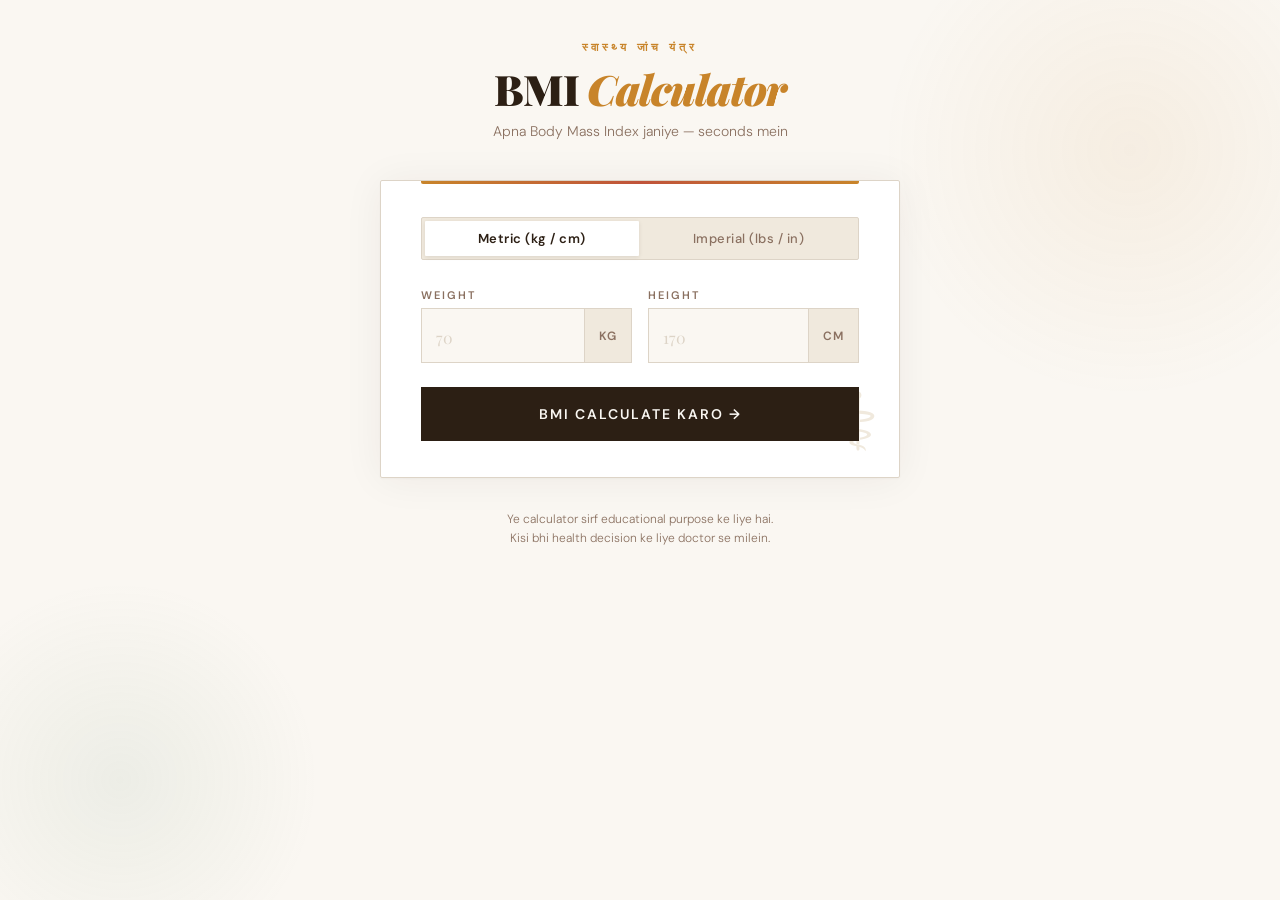
<file: bmi_calculator/templates/index.html>
<!DOCTYPE html>
<html lang="hi">
<head>
<meta charset="UTF-8">
<meta name="viewport" content="width=device-width, initial-scale=1.0">
<title>BMI Calculator — स्वास्थ्य जांच</title>
<link rel="preconnect" href="https://fonts.googleapis.com">
<link href="https://fonts.googleapis.com/css2?family=Playfair+Display:wght@400;700;900&family=DM+Sans:wght@300;400;500;600&display=swap" rel="stylesheet">
<style>
  :root {
    --cream: #faf7f2;
    --warm: #f0e9dd;
    --bark: #2c1f14;
    --brown: #5c3d2e;
    --amber: #c8842a;
    --sage: #7a9e7e;
    --rust: #c0533a;
    --sky: #5b8fa8;
    --text: #1a1208;
    --muted: #8a7060;
    --border: #ddd4c7;
  }

  * { margin: 0; padding: 0; box-sizing: border-box; }

  body {
    background: var(--cream);
    color: var(--text);
    font-family: 'DM Sans', sans-serif;
    min-height: 100vh;
    display: flex;
    align-items: flex-start;
    justify-content: center;
    padding: 40px 16px 60px;
    position: relative;
    overflow-x: hidden;
  }

  /* Decorative background */
  body::before {
    content: '';
    position: fixed;
    top: -100px; right: -100px;
    width: 500px; height: 500px;
    background: radial-gradient(circle, rgba(200,132,42,0.08) 0%, transparent 70%);
    pointer-events: none;
  }

  body::after {
    content: '';
    position: fixed;
    bottom: -80px; left: -80px;
    width: 400px; height: 400px;
    background: radial-gradient(circle, rgba(122,158,126,0.1) 0%, transparent 70%);
    pointer-events: none;
  }

  .page-wrap {
    width: 100%;
    max-width: 520px;
    animation: pageIn 0.6s ease;
  }

  @keyframes pageIn {
    from { opacity: 0; transform: translateY(20px); }
    to { opacity: 1; transform: translateY(0); }
  }

  /* Header */
  .header {
    text-align: center;
    margin-bottom: 40px;
  }

  .header-label {
    font-size: 11px;
    letter-spacing: 4px;
    text-transform: uppercase;
    color: var(--amber);
    font-weight: 600;
    margin-bottom: 12px;
  }

  .header h1 {
    font-family: 'Playfair Display', serif;
    font-size: 42px;
    font-weight: 900;
    line-height: 1.1;
    color: var(--bark);
    letter-spacing: -1px;
  }

  .header h1 span {
    color: var(--amber);
    font-style: italic;
  }

  .header-sub {
    margin-top: 10px;
    color: var(--muted);
    font-size: 14px;
    font-weight: 300;
  }

  /* Card */
  .card {
    background: white;
    border: 1px solid var(--border);
    border-radius: 2px;
    padding: 36px 40px;
    box-shadow: 0 2px 40px rgba(44,31,20,0.06), 0 1px 3px rgba(44,31,20,0.04);
    position: relative;
  }

  .card::before {
    content: '';
    position: absolute;
    top: 0; left: 40px; right: 40px;
    height: 3px;
    background: linear-gradient(90deg, var(--amber), var(--rust), var(--amber));
    border-radius: 0 0 2px 2px;
  }

  /* Unit Toggle */
  .unit-toggle {
    display: flex;
    background: var(--warm);
    border: 1px solid var(--border);
    border-radius: 2px;
    padding: 3px;
    margin-bottom: 28px;
    gap: 3px;
  }

  .unit-btn {
    flex: 1;
    padding: 9px;
    border: none;
    background: transparent;
    font-size: 13px;
    font-family: 'DM Sans', sans-serif;
    font-weight: 500;
    color: var(--muted);
    cursor: pointer;
    border-radius: 1px;
    transition: all 0.2s;
    letter-spacing: 0.5px;
  }

  .unit-btn.active {
    background: white;
    color: var(--bark);
    box-shadow: 0 1px 4px rgba(44,31,20,0.1);
    font-weight: 600;
  }

  /* Input fields */
  .fields {
    display: grid;
    grid-template-columns: 1fr 1fr;
    gap: 16px;
    margin-bottom: 24px;
  }

  .field {
    display: flex;
    flex-direction: column;
    gap: 6px;
  }

  .field label {
    font-size: 11px;
    letter-spacing: 2px;
    text-transform: uppercase;
    color: var(--muted);
    font-weight: 600;
  }

  .input-row {
    display: flex;
    align-items: stretch;
    border: 1.5px solid var(--border);
    background: var(--cream);
    transition: border-color 0.2s, box-shadow 0.2s;
  }

  .input-row:focus-within {
    border-color: var(--amber);
    box-shadow: 0 0 0 3px rgba(200,132,42,0.1);
    background: white;
  }

  .input-row input {
    flex: 1;
    background: transparent;
    border: none;
    padding: 13px 14px;
    font-size: 20px;
    font-family: 'Playfair Display', serif;
    font-weight: 700;
    color: var(--bark);
    outline: none;
    width: 0;
  }

  .input-row input::placeholder {
    color: var(--border);
    font-weight: 400;
    font-size: 16px;
  }

  .input-unit {
    padding: 0 14px;
    display: flex;
    align-items: center;
    font-size: 12px;
    font-weight: 600;
    color: var(--muted);
    letter-spacing: 1px;
    text-transform: uppercase;
    border-left: 1px solid var(--border);
    background: var(--warm);
    user-select: none;
  }

  /* Age field (optional) */
  .age-row {
    margin-bottom: 28px;
    display: flex;
    align-items: center;
    gap: 12px;
  }

  .age-row label {
    font-size: 11px;
    letter-spacing: 2px;
    text-transform: uppercase;
    color: var(--muted);
    font-weight: 600;
    flex-shrink: 0;
  }

  .age-input-wrap {
    display: flex;
    align-items: stretch;
    border: 1.5px solid var(--border);
    background: var(--cream);
    width: 120px;
    transition: border-color 0.2s, box-shadow 0.2s;
  }

  .age-input-wrap:focus-within {
    border-color: var(--amber);
    box-shadow: 0 0 0 3px rgba(200,132,42,0.1);
  }

  .age-input-wrap input {
    width: 70px;
    background: transparent;
    border: none;
    padding: 10px 14px;
    font-size: 16px;
    font-family: 'Playfair Display', serif;
    font-weight: 700;
    color: var(--bark);
    outline: none;
  }

  .age-input-wrap .input-unit { font-size: 11px; }

  /* Calculate button */
  .calc-btn {
    width: 100%;
    background: var(--bark);
    color: var(--cream);
    border: none;
    padding: 18px;
    font-size: 14px;
    font-family: 'DM Sans', sans-serif;
    font-weight: 600;
    letter-spacing: 2px;
    text-transform: uppercase;
    cursor: pointer;
    transition: all 0.25s;
    position: relative;
    overflow: hidden;
  }

  .calc-btn::after {
    content: '';
    position: absolute;
    inset: 0;
    background: var(--amber);
    transform: translateX(-100%);
    transition: transform 0.3s ease;
    z-index: 0;
  }

  .calc-btn:hover::after { transform: translateX(0); }
  .calc-btn span { position: relative; z-index: 1; }
  .calc-btn:hover { box-shadow: 0 4px 20px rgba(44,31,20,0.25); }
  .calc-btn:active { transform: scale(0.99); }

  /* Error */
  .error-msg {
    background: #fff5f5;
    border: 1px solid #fcc;
    border-left: 3px solid var(--rust);
    padding: 12px 16px;
    font-size: 13px;
    color: var(--rust);
    margin-top: 16px;
    display: none;
    animation: fadeIn 0.2s ease;
  }

  /* Result section */
  .result-card {
    margin-top: 28px;
    border: 1px solid var(--border);
    background: var(--cream);
    padding: 32px;
    display: none;
    animation: resultIn 0.4s ease;
  }

  @keyframes resultIn {
    from { opacity: 0; transform: translateY(10px); }
    to { opacity: 1; transform: translateY(0); }
  }

  @keyframes fadeIn {
    from { opacity: 0; } to { opacity: 1; }
  }

  /* BMI number display */
  .bmi-display {
    display: flex;
    align-items: baseline;
    gap: 10px;
    margin-bottom: 6px;
  }

  .bmi-number {
    font-family: 'Playfair Display', serif;
    font-size: 72px;
    font-weight: 900;
    line-height: 1;
    transition: color 0.4s;
  }

  .bmi-unit-label {
    font-size: 14px;
    color: var(--muted);
    font-weight: 500;
    padding-bottom: 12px;
  }

  .bmi-category {
    font-size: 20px;
    font-family: 'Playfair Display', serif;
    font-weight: 700;
    margin-bottom: 4px;
    transition: color 0.4s;
  }

  .bmi-advice {
    font-size: 13px;
    color: var(--muted);
    font-weight: 400;
    margin-bottom: 28px;
    line-height: 1.5;
  }

  /* BMI Scale gauge */
  .gauge-wrap {
    margin-bottom: 24px;
  }

  .gauge-label-row {
    display: flex;
    justify-content: space-between;
    font-size: 10px;
    font-weight: 600;
    letter-spacing: 1px;
    text-transform: uppercase;
    color: var(--muted);
    margin-bottom: 8px;
  }

  .gauge-track {
    height: 10px;
    border-radius: 5px;
    background: linear-gradient(90deg,
      #64b5f6 0%,
      #64b5f6 20%,
      #66bb6a 20%,
      #66bb6a 50%,
      #ffa726 50%,
      #ffa726 73%,
      #ef5350 73%,
      #ef5350 100%
    );
    position: relative;
    overflow: visible;
  }

  .gauge-thumb {
    position: absolute;
    top: 50%;
    transform: translate(-50%, -50%);
    width: 20px; height: 20px;
    border-radius: 50%;
    border: 3px solid white;
    box-shadow: 0 2px 8px rgba(0,0,0,0.2);
    transition: left 0.8s cubic-bezier(0.34, 1.56, 0.64, 1), background 0.4s;
    left: 0%;
  }

  .gauge-markers {
    display: flex;
    justify-content: space-between;
    position: relative;
    margin-top: 6px;
  }

  .gauge-mark {
    font-size: 10px;
    color: var(--muted);
    font-family: 'DM Sans', monospace;
  }

  /* Ideal weight info */
  .info-grid {
    display: grid;
    grid-template-columns: 1fr 1fr;
    gap: 12px;
  }

  .info-item {
    background: white;
    border: 1px solid var(--border);
    padding: 16px;
  }

  .info-item-label {
    font-size: 10px;
    letter-spacing: 2px;
    text-transform: uppercase;
    color: var(--muted);
    font-weight: 600;
    margin-bottom: 6px;
  }

  .info-item-value {
    font-family: 'Playfair Display', serif;
    font-size: 20px;
    font-weight: 700;
    color: var(--bark);
  }

  .info-item-value .val-unit {
    font-size: 12px;
    font-family: 'DM Sans', sans-serif;
    color: var(--muted);
    font-weight: 400;
  }

  /* Category legend */
  .legend {
    display: flex;
    gap: 0;
    margin-top: 24px;
    border: 1px solid var(--border);
    overflow: hidden;
  }

  .legend-item {
    flex: 1;
    padding: 10px 8px;
    text-align: center;
    font-size: 10px;
    font-weight: 600;
    letter-spacing: 0.5px;
    color: white;
    transition: all 0.3s;
    opacity: 0.5;
  }

  .legend-item.active-legend { opacity: 1; transform: scaleY(1.05); }

  .legend-item:nth-child(1) { background: #64b5f6; }
  .legend-item:nth-child(2) { background: #66bb6a; }
  .legend-item:nth-child(3) { background: #ffa726; }
  .legend-item:nth-child(4) { background: #ef5350; }

  /* Reset */
  .reset-btn {
    margin-top: 20px;
    width: 100%;
    background: transparent;
    border: 1px solid var(--border);
    padding: 12px;
    font-size: 12px;
    font-family: 'DM Sans', sans-serif;
    font-weight: 600;
    letter-spacing: 2px;
    text-transform: uppercase;
    color: var(--muted);
    cursor: pointer;
    transition: all 0.2s;
  }

  .reset-btn:hover {
    border-color: var(--bark);
    color: var(--bark);
    background: var(--warm);
  }

  /* Decorative corner */
  .corner-deco {
    position: absolute;
    bottom: 20px; right: 20px;
    font-family: 'Playfair Display', serif;
    font-size: 80px;
    color: var(--warm);
    line-height: 1;
    pointer-events: none;
    user-select: none;
  }

  /* Footer */
  .footer {
    text-align: center;
    margin-top: 32px;
    font-size: 12px;
    color: var(--muted);
    font-weight: 300;
    line-height: 1.6;
  }

  @media (max-width: 480px) {
    .header h1 { font-size: 32px; }
    .card { padding: 24px 20px; }
    .fields { grid-template-columns: 1fr; }
    .bmi-number { font-size: 56px; }
    .result-card { padding: 24px 20px; }
  }
</style>
</head>
<body>
<div class="page-wrap">

  <div class="header">
    <div class="header-label">स्वास्थ्य जांच यंत्र</div>
    <h1>BMI <span>Calculator</span></h1>
    <div class="header-sub">Apna Body Mass Index janiye — seconds mein</div>
  </div>

  <div class="card">
    <div class="corner-deco">⚕</div>

    <!-- Unit Toggle -->
    <div class="unit-toggle">
      <button class="unit-btn active" id="btn-metric" onclick="setUnit('metric')">Metric (kg / cm)</button>
      <button class="unit-btn" id="btn-imperial" onclick="setUnit('imperial')">Imperial (lbs / in)</button>
    </div>

    <!-- Inputs -->
    <div class="fields">
      <div class="field">
        <label>Weight</label>
        <div class="input-row">
          <input type="number" id="weight" placeholder="70" min="1" max="500" step="0.1">
          <span class="input-unit" id="weight-unit">kg</span>
        </div>
      </div>
      <div class="field">
        <label>Height</label>
        <div class="input-row">
          <input type="number" id="height" placeholder="170" min="50" max="300" step="0.1">
          <span class="input-unit" id="height-unit">cm</span>
        </div>
      </div>
    </div>

    <button class="calc-btn" onclick="calculate()">
      <span>BMI Calculate Karo →</span>
    </button>

    <div class="error-msg" id="error-msg"></div>

    <!-- Result -->
    <div class="result-card" id="result-card">
      <div class="bmi-display">
        <div class="bmi-number" id="bmi-number">--</div>
        <div class="bmi-unit-label">BMI</div>
      </div>
      <div class="bmi-category" id="bmi-category">—</div>
      <div class="bmi-advice" id="bmi-advice"></div>

      <!-- Gauge -->
      <div class="gauge-wrap">
        <div class="gauge-label-row">
          <span>10</span>
          <span>BMI Scale</span>
          <span>40+</span>
        </div>
        <div class="gauge-track">
          <div class="gauge-thumb" id="gauge-thumb"></div>
        </div>
        <div class="gauge-markers">
          <span class="gauge-mark">Thin</span>
          <span class="gauge-mark" style="margin-left:12%">18.5</span>
          <span class="gauge-mark" style="margin-left:8%">25</span>
          <span class="gauge-mark" style="margin-left:10%">30</span>
          <span class="gauge-mark">Obese</span>
        </div>
      </div>

      <!-- Info Grid -->
      <div class="info-grid">
        <div class="info-item">
          <div class="info-item-label">Ideal Weight</div>
          <div class="info-item-value" id="ideal-range">—</div>
        </div>
        <div class="info-item">
          <div class="info-item-label">BMI Range</div>
          <div class="info-item-value" id="normal-range">18.5 – 24.9</div>
        </div>
      </div>

      <!-- Legend -->
      <div class="legend">
        <div class="legend-item" id="leg-underweight">Underweight<br>&lt;18.5</div>
        <div class="legend-item" id="leg-normal">Normal<br>18.5–25</div>
        <div class="legend-item" id="leg-overweight">Overweight<br>25–30</div>
        <div class="legend-item" id="leg-obese">Obese<br>&gt;30</div>
      </div>

      <button class="reset-btn" onclick="resetForm()">↺ Reset Karo</button>
    </div>
  </div>

  <div class="footer">
    Ye calculator sirf educational purpose ke liye hai.<br>
    Kisi bhi health decision ke liye doctor se milein.
  </div>

</div>

<script>
let currentUnit = 'metric';

function setUnit(unit) {
  currentUnit = unit;
  document.getElementById('btn-metric').classList.toggle('active', unit === 'metric');
  document.getElementById('btn-imperial').classList.toggle('active', unit === 'imperial');
  document.getElementById('weight-unit').textContent = unit === 'metric' ? 'kg' : 'lbs';
  document.getElementById('height-unit').textContent = unit === 'metric' ? 'cm' : 'in';
  document.getElementById('weight').placeholder = unit === 'metric' ? '70' : '154';
  document.getElementById('height').placeholder = unit === 'metric' ? '170' : '67';
  resetResult();
}

function resetResult() {
  document.getElementById('result-card').style.display = 'none';
  document.getElementById('error-msg').style.display = 'none';
}

async function calculate() {
  const weight = document.getElementById('weight').value;
  const height = document.getElementById('height').value;
  const errEl = document.getElementById('error-msg');

  errEl.style.display = 'none';

  if (!weight || !height) {
    showError('Weight aur Height dono bharo!');
    return;
  }

  try {
    const res = await fetch('/calculate', {
      method: 'POST',
      headers: { 'Content-Type': 'application/json' },
      body: JSON.stringify({ weight, height, unit: currentUnit })
    });

    const data = await res.json();

    if (data.error) {
      showError(data.error);
      return;
    }

    showResult(data);
  } catch (e) {
    showError('Server se connection nahi ho pa raha. App chalao.');
  }
}

function showError(msg) {
  const el = document.getElementById('error-msg');
  el.textContent = '⚠ ' + msg;
  el.style.display = 'block';
}

function showResult(data) {
  const resultCard = document.getElementById('result-card');
  resultCard.style.display = 'block';

  // BMI number
  const bmiEl = document.getElementById('bmi-number');
  bmiEl.textContent = data.bmi;
  bmiEl.style.color = data.color;

  document.getElementById('bmi-category').textContent = data.category;
  document.getElementById('bmi-category').style.color = data.color;
  document.getElementById('bmi-advice').textContent = data.advice;

  // Gauge animation
  setTimeout(() => {
    const thumb = document.getElementById('gauge-thumb');
    thumb.style.left = data.position + '%';
    thumb.style.background = data.color;
  }, 50);

  // Ideal weight
  const wUnit = currentUnit === 'metric' ? 'kg' : 'lbs';
  let low = data.ideal_low, high = data.ideal_high;
  if (currentUnit === 'imperial') {
    low = (low * 2.20462).toFixed(1);
    high = (high * 2.20462).toFixed(1);
  }
  document.getElementById('ideal-range').innerHTML =
    `${low}–${high} <span class="val-unit">${wUnit}</span>`;

  // Legend highlight
  const legends = ['underweight', 'normal', 'overweight', 'obese'];
  legends.forEach(k => {
    document.getElementById('leg-' + k).classList.toggle('active-legend', k === data.key);
  });

  // Scroll into view
  resultCard.scrollIntoView({ behavior: 'smooth', block: 'nearest' });
}

function resetForm() {
  document.getElementById('weight').value = '';
  document.getElementById('height').value = '';
  document.getElementById('result-card').style.display = 'none';
  document.getElementById('error-msg').style.display = 'none';
}

// Enter key support
document.addEventListener('keypress', e => {
  if (e.key === 'Enter') calculate();
});
</script>
</body>
</html>
</file>
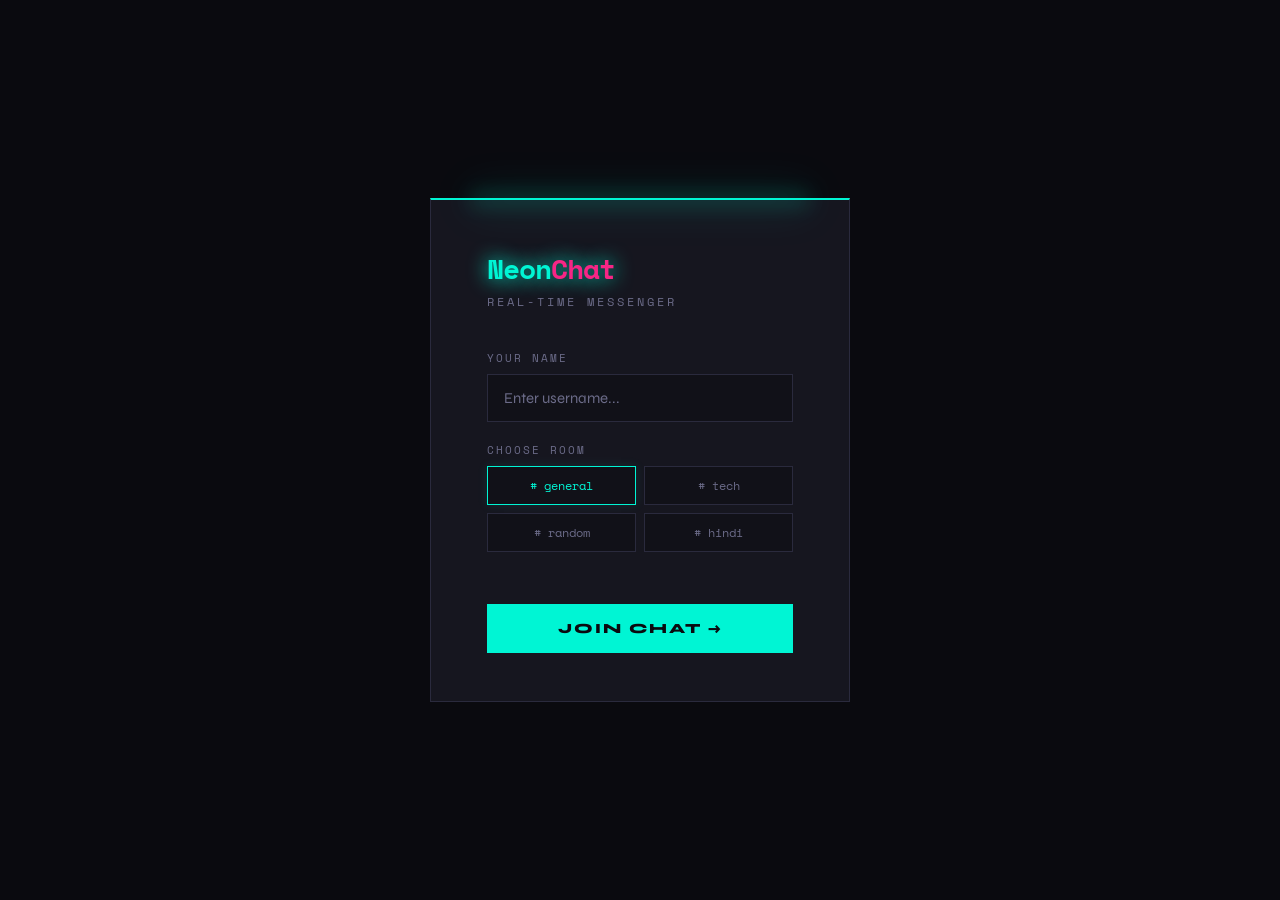
<file: chat_app/templates/index.html>
<!DOCTYPE html>
<html lang="hi">
<head>
<meta charset="UTF-8">
<meta name="viewport" content="width=device-width, initial-scale=1.0">
<title>NeonChat — Real-time Messenger</title>
<link rel="preconnect" href="https://fonts.googleapis.com">
<link href="https://fonts.googleapis.com/css2?family=Space+Mono:wght@400;700&family=Syne:wght@400;700;800&display=swap" rel="stylesheet">
<script src="https://cdn.socket.io/4.7.2/socket.io.min.js"></script>
<style>
  :root {
    --bg: #0a0a0f;
    --surface: #111118;
    --panel: #16161f;
    --border: #2a2a3d;
    --neon: #00f5d4;
    --neon2: #f72585;
    --neon3: #7209b7;
    --text: #e8e8f0;
    --muted: #6b6b88;
    --online: #06ffa5;
  }

  * { margin: 0; padding: 0; box-sizing: border-box; }

  body {
    background: var(--bg);
    color: var(--text);
    font-family: 'Syne', sans-serif;
    height: 100vh;
    overflow: hidden;
    display: flex;
    flex-direction: column;
  }

  /* Animated background grid */
  body::before {
    content: '';
    position: fixed;
    inset: 0;
    background-image: 
      linear-gradient(rgba(0,245,212,0.03) 1px, transparent 1px),
      linear-gradient(90deg, rgba(0,245,212,0.03) 1px, transparent 1px);
    background-size: 40px 40px;
    pointer-events: none;
    z-index: 0;
  }

  /* ========== JOIN SCREEN ========== */
  #join-screen {
    position: fixed;
    inset: 0;
    background: var(--bg);
    display: flex;
    align-items: center;
    justify-content: center;
    z-index: 100;
    flex-direction: column;
    gap: 0;
  }

  .join-card {
    background: var(--panel);
    border: 1px solid var(--border);
    border-top: 2px solid var(--neon);
    padding: 48px 56px;
    width: 420px;
    position: relative;
    animation: slideUp 0.5s ease;
  }

  .join-card::before {
    content: '';
    position: absolute;
    top: -2px; left: 40px; right: 40px;
    height: 2px;
    background: var(--neon);
    box-shadow: 0 0 20px var(--neon), 0 0 40px var(--neon);
  }

  @keyframes slideUp {
    from { opacity: 0; transform: translateY(30px); }
    to { opacity: 1; transform: translateY(0); }
  }

  .logo-area {
    margin-bottom: 40px;
  }

  .logo {
    font-family: 'Space Mono', monospace;
    font-size: 28px;
    font-weight: 700;
    color: var(--neon);
    text-shadow: 0 0 20px var(--neon);
    letter-spacing: -1px;
  }

  .logo span { color: var(--neon2); }

  .logo-sub {
    font-size: 12px;
    color: var(--muted);
    letter-spacing: 3px;
    text-transform: uppercase;
    margin-top: 4px;
    font-family: 'Space Mono', monospace;
  }

  .field-group {
    margin-bottom: 20px;
  }

  .field-label {
    font-size: 11px;
    letter-spacing: 2px;
    text-transform: uppercase;
    color: var(--muted);
    font-family: 'Space Mono', monospace;
    margin-bottom: 8px;
    display: block;
  }

  .field-input {
    width: 100%;
    background: var(--surface);
    border: 1px solid var(--border);
    color: var(--text);
    padding: 14px 16px;
    font-size: 15px;
    font-family: 'Syne', sans-serif;
    outline: none;
    transition: border-color 0.2s, box-shadow 0.2s;
  }

  .field-input:focus {
    border-color: var(--neon);
    box-shadow: 0 0 0 2px rgba(0,245,212,0.1), inset 0 0 20px rgba(0,245,212,0.03);
  }

  .field-input::placeholder { color: var(--muted); }

  .rooms-grid {
    display: grid;
    grid-template-columns: 1fr 1fr;
    gap: 8px;
    margin-top: 8px;
  }

  .room-btn {
    background: var(--surface);
    border: 1px solid var(--border);
    color: var(--muted);
    padding: 10px;
    font-size: 12px;
    font-family: 'Space Mono', monospace;
    cursor: pointer;
    transition: all 0.2s;
    text-align: center;
  }

  .room-btn:hover, .room-btn.active {
    border-color: var(--neon);
    color: var(--neon);
    box-shadow: 0 0 10px rgba(0,245,212,0.1);
  }

  .join-btn {
    width: 100%;
    background: var(--neon);
    color: var(--bg);
    border: none;
    padding: 16px;
    font-size: 14px;
    font-weight: 800;
    font-family: 'Syne', sans-serif;
    letter-spacing: 2px;
    text-transform: uppercase;
    cursor: pointer;
    margin-top: 32px;
    transition: all 0.2s;
    position: relative;
    overflow: hidden;
  }

  .join-btn:hover {
    box-shadow: 0 0 30px rgba(0,245,212,0.5);
    transform: translateY(-1px);
  }

  .join-btn:active { transform: translateY(0); }

  /* ========== CHAT APP ========== */
  #chat-app {
    display: none;
    flex-direction: row;
    height: 100vh;
    position: relative;
    z-index: 1;
  }

  /* Sidebar */
  .sidebar {
    width: 260px;
    background: var(--panel);
    border-right: 1px solid var(--border);
    display: flex;
    flex-direction: column;
    flex-shrink: 0;
  }

  .sidebar-header {
    padding: 24px 20px 20px;
    border-bottom: 1px solid var(--border);
  }

  .app-logo {
    font-family: 'Space Mono', monospace;
    font-size: 18px;
    font-weight: 700;
    color: var(--neon);
    text-shadow: 0 0 15px rgba(0,245,212,0.5);
  }

  .app-logo span { color: var(--neon2); }

  .room-tag {
    display: inline-flex;
    align-items: center;
    gap: 6px;
    font-size: 11px;
    font-family: 'Space Mono', monospace;
    color: var(--muted);
    letter-spacing: 1px;
    margin-top: 8px;
  }

  .room-dot {
    width: 6px; height: 6px;
    background: var(--online);
    border-radius: 50%;
    box-shadow: 0 0 6px var(--online);
    animation: pulse 2s infinite;
  }

  @keyframes pulse {
    0%, 100% { opacity: 1; }
    50% { opacity: 0.4; }
  }

  .section-title {
    font-size: 10px;
    letter-spacing: 2px;
    text-transform: uppercase;
    color: var(--muted);
    font-family: 'Space Mono', monospace;
    padding: 20px 20px 8px;
  }

  .users-list {
    flex: 1;
    overflow-y: auto;
    padding: 0 12px;
  }

  .users-list::-webkit-scrollbar { width: 3px; }
  .users-list::-webkit-scrollbar-track { background: transparent; }
  .users-list::-webkit-scrollbar-thumb { background: var(--border); border-radius: 2px; }

  .user-item {
    display: flex;
    align-items: center;
    gap: 10px;
    padding: 8px 8px;
    border-radius: 2px;
    transition: background 0.15s;
  }

  .user-item:hover { background: rgba(255,255,255,0.03); }

  .user-avatar {
    width: 28px; height: 28px;
    border-radius: 2px;
    display: flex;
    align-items: center;
    justify-content: center;
    font-size: 11px;
    font-weight: 700;
    font-family: 'Space Mono', monospace;
    flex-shrink: 0;
  }

  .user-name {
    font-size: 13px;
    color: var(--text);
    font-weight: 600;
  }

  .you-badge {
    font-size: 9px;
    font-family: 'Space Mono', monospace;
    color: var(--neon);
    border: 1px solid var(--neon);
    padding: 1px 4px;
    letter-spacing: 1px;
    opacity: 0.7;
  }

  .sidebar-footer {
    padding: 16px 20px;
    border-top: 1px solid var(--border);
    font-size: 11px;
    font-family: 'Space Mono', monospace;
    color: var(--muted);
    display: flex;
    align-items: center;
    gap: 8px;
  }

  /* Main chat */
  .chat-main {
    flex: 1;
    display: flex;
    flex-direction: column;
    overflow: hidden;
    background: var(--bg);
  }

  .chat-header {
    padding: 20px 28px;
    border-bottom: 1px solid var(--border);
    display: flex;
    align-items: center;
    justify-content: space-between;
    background: var(--panel);
    flex-shrink: 0;
  }

  .chat-header-info {}

  .chat-room-name {
    font-size: 16px;
    font-weight: 800;
    letter-spacing: 0.5px;
  }

  .chat-room-name .hash {
    color: var(--neon);
    font-family: 'Space Mono', monospace;
    margin-right: 2px;
  }

  .online-indicator {
    display: flex;
    align-items: center;
    gap: 6px;
    font-size: 11px;
    font-family: 'Space Mono', monospace;
    color: var(--muted);
    margin-top: 4px;
  }

  .online-count {
    color: var(--online);
    font-weight: 700;
  }

  /* Messages */
  .messages-area {
    flex: 1;
    overflow-y: auto;
    padding: 24px 28px;
    display: flex;
    flex-direction: column;
    gap: 2px;
  }

  .messages-area::-webkit-scrollbar { width: 4px; }
  .messages-area::-webkit-scrollbar-track { background: transparent; }
  .messages-area::-webkit-scrollbar-thumb { background: var(--border); border-radius: 2px; }

  .msg {
    display: flex;
    gap: 12px;
    padding: 6px 10px;
    border-radius: 2px;
    transition: background 0.15s;
    animation: msgIn 0.2s ease;
    align-items: flex-start;
  }

  @keyframes msgIn {
    from { opacity: 0; transform: translateX(-8px); }
    to { opacity: 1; transform: translateX(0); }
  }

  .msg:hover { background: rgba(255,255,255,0.02); }

  .msg.own { flex-direction: row-reverse; }
  .msg.own:hover { background: rgba(0,245,212,0.03); }

  .msg-avatar {
    width: 34px; height: 34px;
    border-radius: 2px;
    display: flex;
    align-items: center;
    justify-content: center;
    font-size: 12px;
    font-weight: 700;
    font-family: 'Space Mono', monospace;
    flex-shrink: 0;
    margin-top: 2px;
  }

  .msg-content { flex: 1; min-width: 0; max-width: 75%; }

  .msg.own .msg-content { align-items: flex-end; display: flex; flex-direction: column; }

  .msg-header {
    display: flex;
    align-items: baseline;
    gap: 8px;
    margin-bottom: 4px;
  }

  .msg.own .msg-header { flex-direction: row-reverse; }

  .msg-user {
    font-size: 12px;
    font-weight: 700;
    font-family: 'Space Mono', monospace;
  }

  .msg-time {
    font-size: 10px;
    color: var(--muted);
    font-family: 'Space Mono', monospace;
  }

  .msg-bubble {
    background: var(--surface);
    border: 1px solid var(--border);
    padding: 10px 14px;
    font-size: 14px;
    line-height: 1.5;
    color: var(--text);
    border-left: 2px solid transparent;
    word-break: break-word;
  }

  .msg.own .msg-bubble {
    background: rgba(0,245,212,0.07);
    border-color: rgba(0,245,212,0.2);
    border-left: none;
    border-right: 2px solid var(--neon);
    box-shadow: 0 0 15px rgba(0,245,212,0.05);
  }

  /* System messages */
  .sys-msg {
    text-align: center;
    font-size: 11px;
    font-family: 'Space Mono', monospace;
    color: var(--muted);
    padding: 8px 0;
    display: flex;
    align-items: center;
    gap: 12px;
    animation: msgIn 0.3s ease;
  }

  .sys-msg::before, .sys-msg::after {
    content: '';
    flex: 1;
    height: 1px;
    background: var(--border);
  }

  /* Typing indicator */
  .typing-indicator {
    padding: 8px 38px;
    font-size: 11px;
    font-family: 'Space Mono', monospace;
    color: var(--muted);
    height: 28px;
    display: flex;
    align-items: center;
    gap: 6px;
  }

  .typing-dots {
    display: flex;
    gap: 3px;
    align-items: center;
  }

  .typing-dots span {
    width: 4px; height: 4px;
    background: var(--neon);
    border-radius: 50%;
    animation: typingPulse 1.2s infinite;
  }

  .typing-dots span:nth-child(2) { animation-delay: 0.2s; }
  .typing-dots span:nth-child(3) { animation-delay: 0.4s; }

  @keyframes typingPulse {
    0%, 80%, 100% { transform: scale(0.6); opacity: 0.4; }
    40% { transform: scale(1); opacity: 1; }
  }

  /* Input area */
  .input-area {
    padding: 16px 28px 20px;
    border-top: 1px solid var(--border);
    background: var(--panel);
    flex-shrink: 0;
  }

  .input-wrapper {
    display: flex;
    align-items: center;
    gap: 12px;
    background: var(--surface);
    border: 1px solid var(--border);
    padding: 4px 4px 4px 16px;
    transition: border-color 0.2s, box-shadow 0.2s;
  }

  .input-wrapper:focus-within {
    border-color: var(--neon);
    box-shadow: 0 0 0 2px rgba(0,245,212,0.08);
  }

  .msg-input {
    flex: 1;
    background: transparent;
    border: none;
    color: var(--text);
    font-size: 14px;
    font-family: 'Syne', sans-serif;
    outline: none;
    padding: 8px 0;
  }

  .msg-input::placeholder { color: var(--muted); }

  .send-btn {
    background: var(--neon);
    color: var(--bg);
    border: none;
    width: 42px; height: 42px;
    display: flex;
    align-items: center;
    justify-content: center;
    cursor: pointer;
    font-size: 16px;
    transition: all 0.2s;
    flex-shrink: 0;
  }

  .send-btn:hover {
    box-shadow: 0 0 20px rgba(0,245,212,0.5);
  }

  .send-btn:active { transform: scale(0.95); }

  .char-count {
    font-size: 10px;
    font-family: 'Space Mono', monospace;
    color: var(--muted);
    padding: 4px 0 0 4px;
  }

  /* Empty state */
  .empty-state {
    flex: 1;
    display: flex;
    flex-direction: column;
    align-items: center;
    justify-content: center;
    color: var(--muted);
    font-family: 'Space Mono', monospace;
    font-size: 13px;
    gap: 12px;
    text-align: center;
  }

  .empty-icon {
    font-size: 32px;
    opacity: 0.3;
  }

  /* Notification toast */
  .toast {
    position: fixed;
    bottom: 20px; right: 20px;
    background: var(--panel);
    border: 1px solid var(--border);
    border-left: 3px solid var(--neon);
    padding: 12px 16px;
    font-size: 13px;
    font-family: 'Space Mono', monospace;
    color: var(--text);
    animation: toastIn 0.3s ease;
    z-index: 999;
    box-shadow: 0 4px 30px rgba(0,0,0,0.5);
  }

  @keyframes toastIn {
    from { opacity: 0; transform: translateX(20px); }
    to { opacity: 1; transform: translateX(0); }
  }

  @media (max-width: 600px) {
    .sidebar { display: none; }
    .join-card { width: 92vw; padding: 32px 24px; }
    .chat-header { padding: 16px 16px; }
    .messages-area { padding: 16px; }
    .input-area { padding: 12px 16px 16px; }
  }
</style>
</head>
<body>

<!-- JOIN SCREEN -->
<div id="join-screen">
  <div class="join-card">
    <div class="logo-area">
      <div class="logo">Neon<span>Chat</span></div>
      <div class="logo-sub">Real-time messenger</div>
    </div>

    <div class="field-group">
      <label class="field-label">Your Name</label>
      <input class="field-input" id="username-input" type="text" placeholder="Enter username..." maxlength="20">
    </div>

    <div class="field-group">
      <label class="field-label">Choose Room</label>
      <div class="rooms-grid">
        <button class="room-btn active" data-room="general"># general</button>
        <button class="room-btn" data-room="tech"># tech</button>
        <button class="room-btn" data-room="random"># random</button>
        <button class="room-btn" data-room="hindi"># hindi</button>
      </div>
    </div>

    <button class="join-btn" id="join-btn">JOIN CHAT →</button>
  </div>
</div>

<!-- CHAT APP -->
<div id="chat-app">
  <aside class="sidebar">
    <div class="sidebar-header">
      <div class="app-logo">Neon<span>Chat</span></div>
      <div class="room-tag">
        <span class="room-dot"></span>
        <span id="sidebar-room">general</span>
      </div>
    </div>
    <div class="section-title">Online Members</div>
    <div class="users-list" id="users-list"></div>
    <div class="sidebar-footer">
      <span class="room-dot" style="width:8px;height:8px;background:var(--online);border-radius:50%;"></span>
      <span id="online-count-sidebar">0 online</span>
    </div>
  </aside>

  <div class="chat-main">
    <div class="chat-header">
      <div class="chat-header-info">
        <div class="chat-room-name">
          <span class="hash">#</span><span id="header-room">general</span>
        </div>
        <div class="online-indicator">
          <span class="online-count" id="online-count">0</span> online
        </div>
      </div>
    </div>

    <div class="messages-area" id="messages-area">
      <div class="empty-state" id="empty-state">
        <div class="empty-icon">💬</div>
        <div>Koi message nahi hai abhi</div>
        <div style="font-size:11px;opacity:0.5">Pehla message bhejne wale bano!</div>
      </div>
    </div>

    <div class="typing-indicator" id="typing-indicator"></div>

    <div class="input-area">
      <div class="input-wrapper">
        <input class="msg-input" id="msg-input" type="text" placeholder="Message likhein..." maxlength="500">
        <button class="send-btn" id="send-btn">➤</button>
      </div>
      <div class="char-count" id="char-count">0 / 500</div>
    </div>
  </div>
</div>

<script>
const socket = io();
let myUsername = '';
let myRoom = 'general';
let mySid = null;
let typingTimer = null;
let isTyping = false;
let typingUsers = new Set();
let messageCount = 0;

// Room selection
document.querySelectorAll('.room-btn').forEach(btn => {
  btn.addEventListener('click', () => {
    document.querySelectorAll('.room-btn').forEach(b => b.classList.remove('active'));
    btn.classList.add('active');
    myRoom = btn.dataset.room;
  });
});

// Join
document.getElementById('join-btn').addEventListener('click', joinChat);
document.getElementById('username-input').addEventListener('keypress', e => {
  if (e.key === 'Enter') joinChat();
});

function joinChat() {
  const name = document.getElementById('username-input').value.trim();
  if (!name) {
    document.getElementById('username-input').focus();
    document.getElementById('username-input').style.borderColor = 'var(--neon2)';
    setTimeout(() => document.getElementById('username-input').style.borderColor = '', 800);
    return;
  }
  myUsername = name;
  socket.emit('join', { username: name, room: myRoom });
  document.getElementById('join-screen').style.display = 'none';
  document.getElementById('chat-app').style.display = 'flex';
  document.getElementById('sidebar-room').textContent = myRoom;
  document.getElementById('header-room').textContent = myRoom;
  document.getElementById('msg-input').focus();
}

// Send message
function sendMessage() {
  const input = document.getElementById('msg-input');
  const text = input.value.trim();
  if (!text) return;
  socket.emit('message', { text });
  input.value = '';
  document.getElementById('char-count').textContent = '0 / 500';
  clearTyping();
}

document.getElementById('send-btn').addEventListener('click', sendMessage);
document.getElementById('msg-input').addEventListener('keypress', e => {
  if (e.key === 'Enter') sendMessage();
});

// Typing
document.getElementById('msg-input').addEventListener('input', e => {
  document.getElementById('char-count').textContent = `${e.target.value.length} / 500`;
  if (!isTyping) {
    isTyping = true;
    socket.emit('typing', { is_typing: true });
  }
  clearTimeout(typingTimer);
  typingTimer = setTimeout(clearTyping, 1500);
});

function clearTyping() {
  if (isTyping) {
    isTyping = false;
    socket.emit('typing', { is_typing: false });
  }
}

// Socket events
socket.on('message', data => {
  hideEmpty();
  const isOwn = (data.username === myUsername);
  const area = document.getElementById('messages-area');
  const div = document.createElement('div');
  div.className = `msg${isOwn ? ' own' : ''}`;
  div.innerHTML = `
    <div class="msg-avatar" style="background:${data.color}22;color:${data.color};border:1px solid ${data.color}44;">
      ${data.username.charAt(0).toUpperCase()}
    </div>
    <div class="msg-content">
      <div class="msg-header">
        <span class="msg-user" style="color:${data.color}">${escapeHtml(data.username)}</span>
        <span class="msg-time">${data.time}</span>
      </div>
      <div class="msg-bubble" style="${!isOwn ? `border-left-color:${data.color}` : ''}">${escapeHtml(data.text)}</div>
    </div>
  `;
  area.appendChild(div);
  area.scrollTop = area.scrollHeight;
  messageCount++;
});

socket.on('user_joined', data => {
  hideEmpty();
  addSystemMsg(`✦ ${data.username} join ho gaya`, '#00f5d4');
  updateOnlineCount(data.online_count);
  showToast(`${data.username} join hua!`);
});

socket.on('user_left', data => {
  addSystemMsg(`✦ ${data.username} chala gaya`, '#f72585');
  updateOnlineCount(data.online_count);
});

socket.on('user_list', data => {
  const list = document.getElementById('users-list');
  list.innerHTML = '';
  data.users.forEach(u => {
    const item = document.createElement('div');
    item.className = 'user-item';
    const isMe = u.username === myUsername;
    item.innerHTML = `
      <div class="user-avatar" style="background:${u.color}22;color:${u.color};border:1px solid ${u.color}44;">
        ${u.username.charAt(0).toUpperCase()}
      </div>
      <span class="user-name">${escapeHtml(u.username)}</span>
      ${isMe ? '<span class="you-badge">YOU</span>' : ''}
    `;
    list.appendChild(item);
  });
  updateOnlineCount(data.users.length);
});

socket.on('typing', data => {
  if (data.is_typing) {
    typingUsers.add(data.username);
  } else {
    typingUsers.delete(data.username);
  }
  updateTyping();
});

function updateTyping() {
  const el = document.getElementById('typing-indicator');
  if (typingUsers.size === 0) {
    el.innerHTML = '';
    return;
  }
  const names = [...typingUsers].join(', ');
  el.innerHTML = `
    <div class="typing-dots"><span></span><span></span><span></span></div>
    <span>${escapeHtml(names)} likh raha hai...</span>
  `;
}

function addSystemMsg(text, color) {
  const area = document.getElementById('messages-area');
  const div = document.createElement('div');
  div.className = 'sys-msg';
  div.style.color = color || 'var(--muted)';
  div.textContent = text;
  area.appendChild(div);
  area.scrollTop = area.scrollHeight;
}

function updateOnlineCount(count) {
  document.getElementById('online-count').textContent = count;
  document.getElementById('online-count-sidebar').textContent = `${count} online`;
}

function hideEmpty() {
  const empty = document.getElementById('empty-state');
  if (empty) empty.remove();
}

function escapeHtml(text) {
  const d = document.createElement('div');
  d.appendChild(document.createTextNode(text));
  return d.innerHTML;
}

function showToast(msg) {
  const toast = document.createElement('div');
  toast.className = 'toast';
  toast.textContent = msg;
  document.body.appendChild(toast);
  setTimeout(() => toast.remove(), 3000);
}
</script>
</body>
</html>
</file>
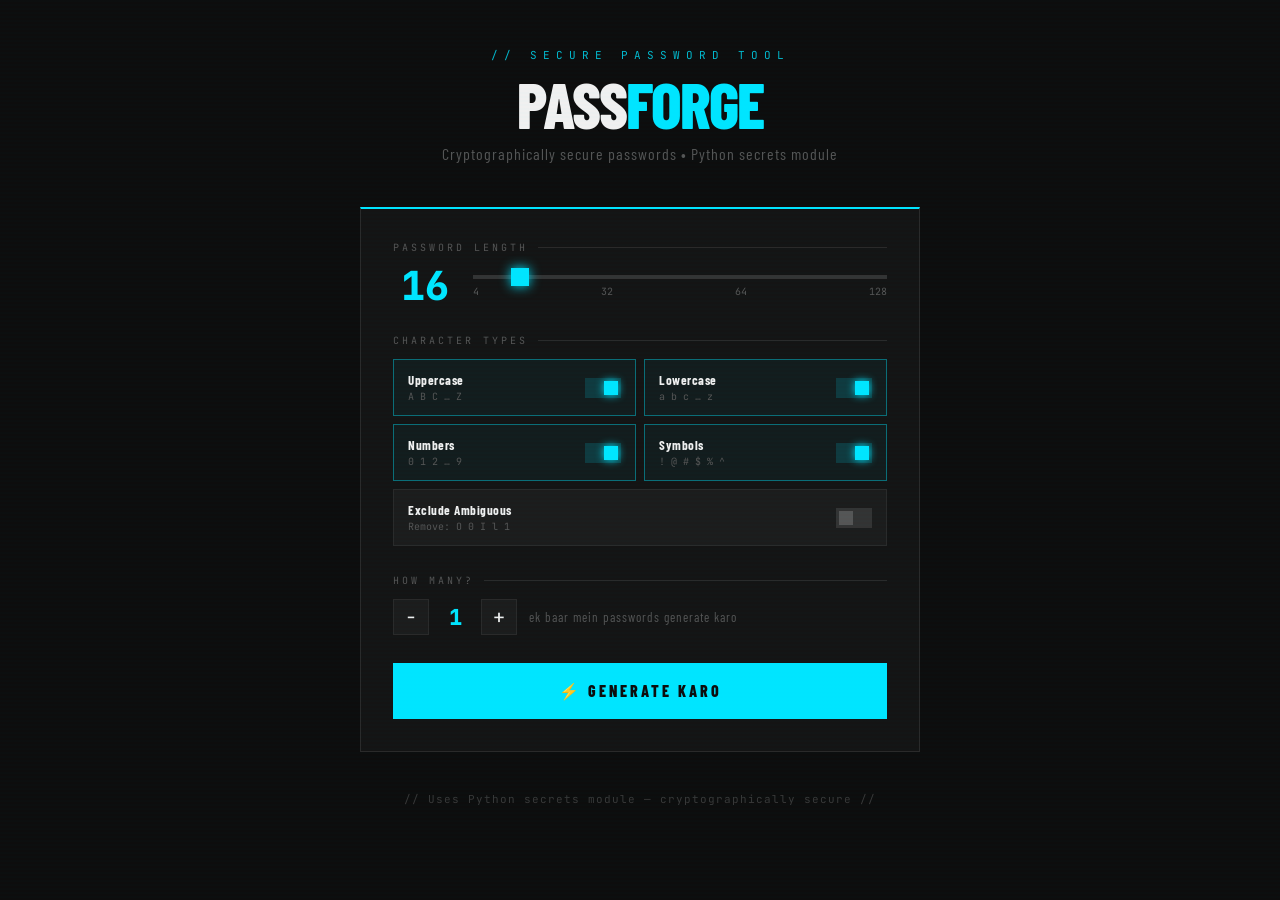
<file: password_generator/templates/index.html>
<!DOCTYPE html>
<html lang="hi">
<head>
<meta charset="UTF-8">
<meta name="viewport" content="width=device-width, initial-scale=1.0">
<title>PassForge — Password Generator</title>
<link rel="preconnect" href="https://fonts.googleapis.com">
<link href="https://fonts.googleapis.com/css2?family=JetBrains+Mono:wght@300;400;700;800&family=Barlow+Condensed:wght@400;600;700;800&display=swap" rel="stylesheet">
<style>
  :root {
    --bg:      #0d0d0d;
    --surface: #141414;
    --raised:  #1c1c1c;
    --border:  #2a2a2a;
    --cyan:    #00e5ff;
    --green:   #00ff88;
    --yellow:  #ffe600;
    --red:     #ff3d3d;
    --text:    #f0f0f0;
    --muted:   #555;
    --dim:     #333;
  }

  * { margin: 0; padding: 0; box-sizing: border-box; }

  body {
    background: var(--bg);
    color: var(--text);
    font-family: 'Barlow Condensed', sans-serif;
    min-height: 100vh;
    display: flex;
    flex-direction: column;
    align-items: center;
    padding: 48px 16px 64px;
  }

  /* Scanline overlay */
  body::before {
    content: '';
    position: fixed;
    inset: 0;
    background: repeating-linear-gradient(
      0deg,
      transparent,
      transparent 2px,
      rgba(0,229,255,0.012) 2px,
      rgba(0,229,255,0.012) 4px
    );
    pointer-events: none;
    z-index: 999;
  }

  /* ===== HEADER ===== */
  .header {
    text-align: center;
    margin-bottom: 44px;
    animation: fadeDown 0.5s ease;
  }

  @keyframes fadeDown {
    from { opacity: 0; transform: translateY(-16px); }
    to   { opacity: 1; transform: translateY(0); }
  }

  .header-eyebrow {
    font-family: 'JetBrains Mono', monospace;
    font-size: 11px;
    letter-spacing: 6px;
    text-transform: uppercase;
    color: var(--cyan);
    margin-bottom: 10px;
    opacity: 0.8;
  }

  .header h1 {
    font-size: 64px;
    font-weight: 800;
    letter-spacing: -2px;
    line-height: 1;
    text-transform: uppercase;
  }

  .header h1 .accent { color: var(--cyan); }

  .header-sub {
    margin-top: 8px;
    font-size: 16px;
    color: var(--muted);
    font-weight: 400;
    letter-spacing: 1px;
  }

  /* ===== MAIN CARD ===== */
  .card {
    width: 100%;
    max-width: 560px;
    background: var(--surface);
    border: 1px solid var(--border);
    border-top: 2px solid var(--cyan);
    padding: 32px;
    animation: fadeUp 0.5s ease 0.1s both;
  }

  @keyframes fadeUp {
    from { opacity: 0; transform: translateY(20px); }
    to   { opacity: 1; transform: translateY(0); }
  }

  /* ===== SECTION LABEL ===== */
  .section-label {
    font-family: 'JetBrains Mono', monospace;
    font-size: 10px;
    letter-spacing: 3px;
    text-transform: uppercase;
    color: var(--muted);
    margin-bottom: 12px;
    display: flex;
    align-items: center;
    gap: 10px;
  }

  .section-label::after {
    content: '';
    flex: 1;
    height: 1px;
    background: var(--border);
  }

  /* ===== LENGTH SLIDER ===== */
  .length-row {
    display: flex;
    align-items: center;
    gap: 16px;
    margin-bottom: 28px;
  }

  .length-display {
    font-family: 'JetBrains Mono', monospace;
    font-size: 40px;
    font-weight: 800;
    color: var(--cyan);
    min-width: 64px;
    text-align: center;
    line-height: 1;
  }

  .slider-wrap {
    flex: 1;
    display: flex;
    flex-direction: column;
    gap: 6px;
  }

  .slider-labels {
    display: flex;
    justify-content: space-between;
    font-family: 'JetBrains Mono', monospace;
    font-size: 10px;
    color: var(--muted);
  }

  input[type=range] {
    -webkit-appearance: none;
    width: 100%;
    height: 4px;
    background: var(--dim);
    outline: none;
    cursor: pointer;
  }

  input[type=range]::-webkit-slider-thumb {
    -webkit-appearance: none;
    width: 18px; height: 18px;
    border-radius: 0;
    background: var(--cyan);
    cursor: pointer;
    box-shadow: 0 0 12px var(--cyan);
    transition: transform 0.1s;
  }

  input[type=range]::-webkit-slider-thumb:hover {
    transform: scale(1.2);
  }

  /* ===== TOGGLES ===== */
  .toggles-grid {
    display: grid;
    grid-template-columns: 1fr 1fr;
    gap: 8px;
    margin-bottom: 28px;
  }

  .toggle-item {
    display: flex;
    align-items: center;
    justify-content: space-between;
    background: var(--raised);
    border: 1px solid var(--border);
    padding: 12px 14px;
    cursor: pointer;
    user-select: none;
    transition: border-color 0.15s, background 0.15s;
  }

  .toggle-item:hover { border-color: var(--cyan); }
  .toggle-item.on { border-color: rgba(0,229,255,0.4); background: rgba(0,229,255,0.04); }

  .toggle-label {
    font-size: 13px;
    font-weight: 700;
    letter-spacing: 0.5px;
    color: var(--text);
  }

  .toggle-example {
    font-family: 'JetBrains Mono', monospace;
    font-size: 10px;
    color: var(--muted);
    margin-top: 2px;
  }

  .toggle-switch {
    width: 36px; height: 20px;
    background: var(--dim);
    border-radius: 0;
    position: relative;
    flex-shrink: 0;
    transition: background 0.2s;
  }

  .toggle-switch::after {
    content: '';
    position: absolute;
    top: 3px; left: 3px;
    width: 14px; height: 14px;
    background: var(--muted);
    transition: transform 0.2s, background 0.2s;
  }

  .toggle-item.on .toggle-switch { background: rgba(0,229,255,0.15); }
  .toggle-item.on .toggle-switch::after {
    transform: translateX(16px);
    background: var(--cyan);
    box-shadow: 0 0 8px var(--cyan);
  }

  /* ===== COUNT ===== */
  .count-row {
    display: flex;
    align-items: center;
    gap: 12px;
    margin-bottom: 28px;
  }

  .count-btn {
    width: 36px; height: 36px;
    background: var(--raised);
    border: 1px solid var(--border);
    color: var(--text);
    font-size: 20px;
    cursor: pointer;
    display: flex;
    align-items: center;
    justify-content: center;
    transition: border-color 0.15s, background 0.15s;
    font-family: 'JetBrains Mono', monospace;
  }

  .count-btn:hover { border-color: var(--cyan); background: rgba(0,229,255,0.05); color: var(--cyan); }

  .count-val {
    font-family: 'JetBrains Mono', monospace;
    font-size: 22px;
    font-weight: 800;
    color: var(--cyan);
    min-width: 28px;
    text-align: center;
  }

  .count-desc {
    font-size: 13px;
    color: var(--muted);
    letter-spacing: 1px;
  }

  /* ===== GENERATE BUTTON ===== */
  .gen-btn {
    width: 100%;
    background: var(--cyan);
    color: var(--bg);
    border: none;
    padding: 18px;
    font-size: 16px;
    font-family: 'Barlow Condensed', sans-serif;
    font-weight: 800;
    letter-spacing: 3px;
    text-transform: uppercase;
    cursor: pointer;
    transition: all 0.2s;
    position: relative;
    overflow: hidden;
  }

  .gen-btn:hover {
    box-shadow: 0 0 30px rgba(0,229,255,0.4), 0 0 60px rgba(0,229,255,0.15);
    transform: translateY(-1px);
  }

  .gen-btn:active { transform: translateY(0) scale(0.99); }

  /* ===== ERROR ===== */
  .error-box {
    margin-top: 16px;
    background: rgba(255,61,61,0.08);
    border: 1px solid rgba(255,61,61,0.3);
    border-left: 3px solid var(--red);
    padding: 12px 14px;
    font-family: 'JetBrains Mono', monospace;
    font-size: 12px;
    color: var(--red);
    display: none;
  }

  /* ===== RESULTS ===== */
  .results-wrap {
    margin-top: 28px;
    display: flex;
    flex-direction: column;
    gap: 10px;
    display: none;
  }

  .pwd-item {
    background: var(--raised);
    border: 1px solid var(--border);
    padding: 16px;
    animation: slideIn 0.25s ease both;
    position: relative;
  }

  @keyframes slideIn {
    from { opacity: 0; transform: translateX(-10px); }
    to   { opacity: 1; transform: translateX(0); }
  }

  .pwd-text {
    font-family: 'JetBrains Mono', monospace;
    font-size: 15px;
    font-weight: 400;
    letter-spacing: 1.5px;
    color: var(--text);
    word-break: break-all;
    line-height: 1.6;
    padding-right: 36px;
  }

  .pwd-footer {
    display: flex;
    align-items: center;
    justify-content: space-between;
    margin-top: 10px;
  }

  .strength-badge {
    display: flex;
    align-items: center;
    gap: 8px;
    font-size: 12px;
    font-weight: 700;
    letter-spacing: 2px;
    text-transform: uppercase;
    font-family: 'JetBrains Mono', monospace;
  }

  .strength-dots {
    display: flex;
    gap: 3px;
  }

  .strength-dot {
    width: 8px; height: 8px;
    background: var(--dim);
  }

  .strength-dot.lit {
    box-shadow: 0 0 6px currentColor;
  }

  .copy-btn {
    background: transparent;
    border: 1px solid var(--border);
    color: var(--muted);
    padding: 5px 12px;
    font-size: 11px;
    font-family: 'JetBrains Mono', monospace;
    letter-spacing: 1px;
    cursor: pointer;
    text-transform: uppercase;
    transition: all 0.15s;
  }

  .copy-btn:hover { border-color: var(--cyan); color: var(--cyan); }
  .copy-btn.copied { border-color: var(--green); color: var(--green); }

  /* ===== COPY ALL ===== */
  .copy-all-btn {
    width: 100%;
    background: transparent;
    border: 1px solid var(--border);
    color: var(--muted);
    padding: 12px;
    font-size: 12px;
    font-family: 'Barlow Condensed', sans-serif;
    font-weight: 700;
    letter-spacing: 3px;
    text-transform: uppercase;
    cursor: pointer;
    transition: all 0.2s;
    margin-top: 4px;
  }

  .copy-all-btn:hover { border-color: var(--cyan); color: var(--cyan); background: rgba(0,229,255,0.03); }

  /* ===== FOOTER ===== */
  .footer {
    margin-top: 40px;
    font-family: 'JetBrains Mono', monospace;
    font-size: 11px;
    color: var(--muted);
    text-align: center;
    letter-spacing: 1px;
    opacity: 0.6;
  }

  @media (max-width: 480px) {
    .header h1 { font-size: 44px; }
    .card { padding: 24px 20px; }
    .toggles-grid { grid-template-columns: 1fr; }
  }
</style>
</head>
<body>

<div class="header">
  <div class="header-eyebrow">// Secure Password Tool</div>
  <h1>Pass<span class="accent">Forge</span></h1>
  <div class="header-sub">Cryptographically secure passwords • Python secrets module</div>
</div>

<div class="card">

  <!-- LENGTH -->
  <div class="section-label">Password Length</div>
  <div class="length-row">
    <div class="length-display" id="len-display">16</div>
    <div class="slider-wrap">
      <input type="range" id="length-slider" min="4" max="128" value="16"
             oninput="document.getElementById('len-display').textContent=this.value">
      <div class="slider-labels"><span>4</span><span>32</span><span>64</span><span>128</span></div>
    </div>
  </div>

  <!-- TOGGLES -->
  <div class="section-label">Character Types</div>
  <div class="toggles-grid">
    <div class="toggle-item on" id="tog-upper" onclick="toggle(this)">
      <div>
        <div class="toggle-label">Uppercase</div>
        <div class="toggle-example">A B C … Z</div>
      </div>
      <div class="toggle-switch"></div>
    </div>
    <div class="toggle-item on" id="tog-lower" onclick="toggle(this)">
      <div>
        <div class="toggle-label">Lowercase</div>
        <div class="toggle-example">a b c … z</div>
      </div>
      <div class="toggle-switch"></div>
    </div>
    <div class="toggle-item on" id="tog-digits" onclick="toggle(this)">
      <div>
        <div class="toggle-label">Numbers</div>
        <div class="toggle-example">0 1 2 … 9</div>
      </div>
      <div class="toggle-switch"></div>
    </div>
    <div class="toggle-item on" id="tog-symbols" onclick="toggle(this)">
      <div>
        <div class="toggle-label">Symbols</div>
        <div class="toggle-example">! @ # $ % ^</div>
      </div>
      <div class="toggle-switch"></div>
    </div>
    <div class="toggle-item" id="tog-noambig" onclick="toggle(this)" style="grid-column:span 2">
      <div>
        <div class="toggle-label">Exclude Ambiguous</div>
        <div class="toggle-example">Remove: O 0 I l 1</div>
      </div>
      <div class="toggle-switch"></div>
    </div>
  </div>

  <!-- COUNT -->
  <div class="section-label">How Many?</div>
  <div class="count-row">
    <button class="count-btn" onclick="changeCount(-1)">−</button>
    <div class="count-val" id="count-val">1</div>
    <button class="count-btn" onclick="changeCount(1)">+</button>
    <div class="count-desc">ek baar mein passwords generate karo</div>
  </div>

  <!-- GENERATE -->
  <button class="gen-btn" onclick="generate()">⚡ Generate Karo</button>

  <div class="error-box" id="error-box"></div>

  <!-- RESULTS -->
  <div class="results-wrap" id="results-wrap">
    <div class="section-label" style="margin-top:8px">Generated Passwords</div>
    <div id="pwd-list"></div>
    <button class="copy-all-btn" id="copy-all-btn" onclick="copyAll()" style="display:none">⊞ Sab Copy Karo</button>
  </div>

</div>

<div class="footer">// Uses Python secrets module — cryptographically secure //</div>

<script>
let count = 1;

function toggle(el) {
  el.classList.toggle('on');
}

function changeCount(delta) {
  count = Math.max(1, Math.min(10, count + delta));
  document.getElementById('count-val').textContent = count;
}

async function generate() {
  const errBox  = document.getElementById('error-box');
  const resWrap = document.getElementById('results-wrap');
  errBox.style.display = 'none';

  const payload = {
    length:            parseInt(document.getElementById('length-slider').value),
    uppercase:         document.getElementById('tog-upper').classList.contains('on'),
    lowercase:         document.getElementById('tog-lower').classList.contains('on'),
    digits:            document.getElementById('tog-digits').classList.contains('on'),
    symbols:           document.getElementById('tog-symbols').classList.contains('on'),
    exclude_ambiguous: document.getElementById('tog-noambig').classList.contains('on'),
    count
  };

  try {
    const res  = await fetch('/generate', {
      method: 'POST',
      headers: { 'Content-Type': 'application/json' },
      body: JSON.stringify(payload)
    });
    const data = await res.json();

    if (data.error) {
      errBox.textContent = '⚠ ' + data.error;
      errBox.style.display = 'block';
      resWrap.style.display = 'none';
      return;
    }

    renderResults(data.passwords);

  } catch(e) {
    errBox.textContent = '⚠ Server se connect nahi ho pa raha. App chalao.';
    errBox.style.display = 'block';
  }
}

function renderResults(passwords) {
  const list    = document.getElementById('pwd-list');
  const resWrap = document.getElementById('results-wrap');
  const copyAll = document.getElementById('copy-all-btn');

  list.innerHTML = '';
  resWrap.style.display = 'flex';

  const TOTAL_DOTS = 7;

  passwords.forEach((p, i) => {
    const item = document.createElement('div');
    item.className = 'pwd-item';
    item.style.animationDelay = (i * 0.06) + 's';

    const filledDots = Math.round((p.score / 7) * TOTAL_DOTS);
    const dotsHtml = Array.from({length: TOTAL_DOTS}, (_, d) =>
      `<div class="strength-dot${d < filledDots ? ' lit' : ''}" style="background:${d < filledDots ? p.color : ''};color:${p.color}"></div>`
    ).join('');

    item.innerHTML = `
      <div class="pwd-text" id="pwd-${i}">${escHtml(p.password)}</div>
      <div class="pwd-footer">
        <div class="strength-badge" style="color:${p.color}">
          <div class="strength-dots">${dotsHtml}</div>
          ${p.strength}
        </div>
        <button class="copy-btn" id="cbtn-${i}" onclick="copyOne(${i}, '${escAttr(p.password)}')">Copy</button>
      </div>
    `;
    list.appendChild(item);
  });

  copyAll.style.display = passwords.length > 1 ? 'block' : 'none';
  resWrap.scrollIntoView({ behavior: 'smooth', block: 'nearest' });
}

function copyOne(index, pwd) {
  navigator.clipboard.writeText(pwd).then(() => {
    const btn = document.getElementById('cbtn-' + index);
    btn.textContent = '✓ Copied!';
    btn.classList.add('copied');
    setTimeout(() => { btn.textContent = 'Copy'; btn.classList.remove('copied'); }, 2000);
  });
}

function copyAll() {
  const items = document.querySelectorAll('.pwd-text');
  const all   = Array.from(items).map(el => el.textContent).join('\n');
  navigator.clipboard.writeText(all).then(() => {
    const btn = document.getElementById('copy-all-btn');
    btn.textContent = '✓ Sab Copy Ho Gaya!';
    setTimeout(() => btn.textContent = '⊞ Sab Copy Karo', 2000);
  });
}

function escHtml(s) {
  return s.replace(/&/g,'&amp;').replace(/</g,'&lt;').replace(/>/g,'&gt;');
}
function escAttr(s) {
  return s.replace(/'/g,"\\'");
}

// Enter key
document.addEventListener('keypress', e => { if(e.key==='Enter') generate(); });
</script>
</body>
</html>
</file>
